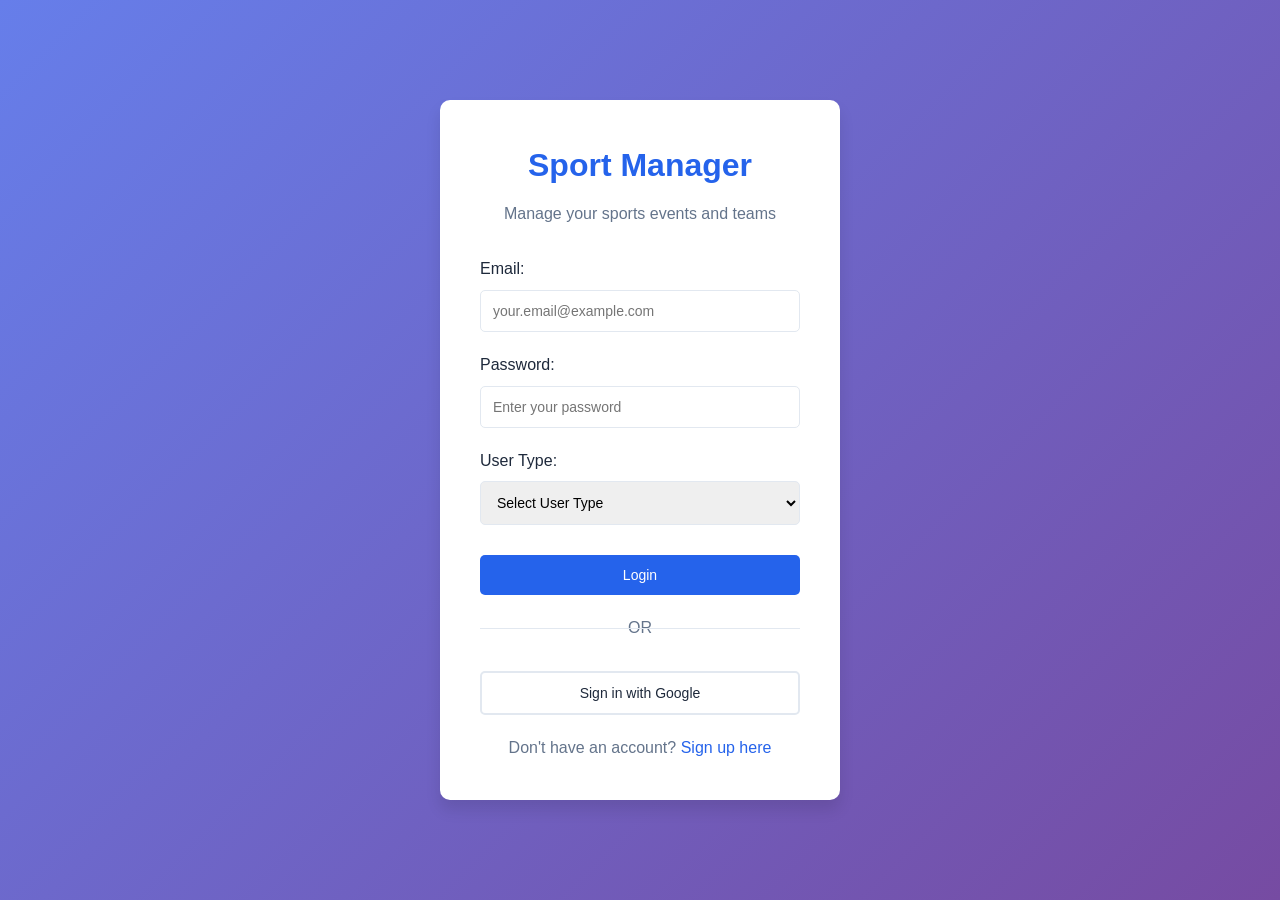
<file: Index.html>
<!DOCTYPE html>
<html lang="en">
<head>
    <meta charset="UTF-8">
    <meta name="viewport" content="width=device-width, initial-scale=1.0">
    <title>Sport Manager - Login</title>
    <link rel="stylesheet" href="css/styles.css">
</head>
<body>
    <div class="login-container">
        <div class="login-box">
            <h1>Sport Manager</h1>
            <p class="subtitle">Manage your sports events and teams</p>
            
            <form id="loginForm">
                <div class="form-group">
                    <label for="email">Email:</label>
                    <input type="email" id="email" name="email" required placeholder="your.email@example.com">
                </div>

                <div class="form-group">
                    <label for="password">Password:</label>
                    <input type="password" id="password" name="password" required placeholder="Enter your password">
                </div>

                <div class="form-group">
                    <label for="userType">User Type:</label>
                    <select id="userType" name="userType" required>
                        <option value="">Select User Type</option>
                        <option value="manager">Team Manager</option>
                        <option value="umpire">Umpire</option>
                        <option value="admin">Admin</option>
                    </select>
                </div>

                <button type="submit" class="btn-login">Login</button>
            </form>

            <div class="auth-divider">OR</div>

            <button id="googleLoginBtn" class="btn-google">
                <span>Sign in with Google</span>
            </button>

            <p class="signup-link">Don't have an account? <a href="#" onclick="toggleSignup()">Sign up here</a></p>
        </div>

        <!-- Signup Form -->
        <div class="signup-box" id="signupBox" style="display: none;">
            <h2>Create Account</h2>
            <form id="signupForm">
                <div class="form-group">
                    <label for="signupName">Full Name:</label>
                    <input type="text" id="signupName" name="name" required placeholder="Your full name">
                </div>

                <div class="form-group">
                    <label for="signupEmail">Email:</label>
                    <input type="email" id="signupEmail" name="email" required placeholder="your.email@example.com">
                </div>

                <div class="form-group">
                    <label for="signupPassword">Password:</label>
                    <input type="password" id="signupPassword" name="password" required placeholder="Create a password">
                </div>

                <div class="form-group">
                    <label for="signupUserType">User Type:</label>
                    <select id="signupUserType" name="userType" required>
                        <option value="">Select User Type</option>
                        <option value="manager">Team Manager</option>
                        <option value="umpire">Umpire</option>
                    </select>
                </div>

                <button type="submit" class="btn-login">Create Account</button>
                <button type="button" class="btn-secondary" onclick="toggleSignup()">Back to Login</button>
            </form>
        </div>
    </div>

    <script src="https://accounts.google.com/gsi/client" async defer></script>
    <script src="config.js"></script>
    <script src="js/utils.js"></script>
    <script src="js/google-sheets-api.js"></script>
    <script src="js/auth.js"></script>
</body>
</html>
</file>
<file: css/styles.css>
/* Global Styles */
:root {
    --primary-color: #2563eb;
    --secondary-color: #64748b;
    --success-color: #10b981;
    --danger-color: #ef4444;
    --warning-color: #f59e0b;
    --light-bg: #f8fafc;
    --dark-bg: #1e293b;
    --border-color: #e2e8f0;
    --text-dark: #1e293b;
    --text-light: #64748b;
    --shadow: 0 1px 3px rgba(0, 0, 0, 0.1);
    --shadow-lg: 0 10px 15px rgba(0, 0, 0, 0.1);
}

* {
    margin: 0;
    padding: 0;
    box-sizing: border-box;
}

body {
    font-family: -apple-system, BlinkMacSystemFont, 'Segoe UI', Roboto, 'Helvetica Neue', Arial, sans-serif;
    background-color: var(--light-bg);
    color: var(--text-dark);
    line-height: 1.6;
}

/* Login Page Styles */
.login-container {
    display: flex;
    justify-content: center;
    align-items: center;
    min-height: 100vh;
    background: linear-gradient(135deg, #667eea 0%, #764ba2 100%);
    padding: 20px;
}

.login-box, .signup-box {
    background: white;
    padding: 40px;
    border-radius: 10px;
    box-shadow: var(--shadow-lg);
    width: 100%;
    max-width: 400px;
}

.login-box h1 {
    color: var(--primary-color);
    margin-bottom: 10px;
    text-align: center;
}

.subtitle {
    text-align: center;
    color: var(--text-light);
    margin-bottom: 30px;
}

.form-group {
    margin-bottom: 20px;
}

.form-group label {
    display: block;
    margin-bottom: 8px;
    font-weight: 500;
    color: var(--text-dark);
}

.form-group input,
.form-group select,
.form-group textarea {
    width: 100%;
    padding: 12px;
    border: 1px solid var(--border-color);
    border-radius: 5px;
    font-size: 14px;
    font-family: inherit;
    transition: border-color 0.3s;
}

.form-group input:focus,
.form-group select:focus,
.form-group textarea:focus {
    outline: none;
    border-color: var(--primary-color);
    box-shadow: 0 0 0 3px rgba(37, 99, 235, 0.1);
}

.form-row {
    display: grid;
    grid-template-columns: 1fr 1fr;
    gap: 15px;
}

/* Buttons */
.btn-login, .btn-primary, .btn-secondary, .btn-danger, .btn-google, .btn-link {
    padding: 12px 24px;
    border: none;
    border-radius: 5px;
    font-size: 14px;
    font-weight: 500;
    cursor: pointer;
    transition: all 0.3s;
    display: inline-block;
    text-decoration: none;
    text-align: center;
}

.btn-login, .btn-primary {
    background-color: var(--primary-color);
    color: white;
    width: 100%;
    margin-top: 10px;
}

.btn-login:hover, .btn-primary:hover {
    background-color: #1d4ed8;
    transform: translateY(-2px);
    box-shadow: var(--shadow-lg);
}

.btn-secondary {
    background-color: var(--secondary-color);
    color: white;
    margin-right: 10px;
}

.btn-secondary:hover {
    background-color: #475569;
}

.btn-danger {
    background-color: var(--danger-color);
    color: white;
}

.btn-danger:hover {
    background-color: #dc2626;
}

.btn-google {
    background-color: white;
    color: var(--text-dark);
    border: 2px solid var(--border-color);
    width: 100%;
    margin-top: 10px;
    display: flex;
    align-items: center;
    justify-content: center;
    gap: 10px;
}

.btn-google:hover {
    background-color: var(--light-bg);
    border-color: var(--primary-color);
}

.btn-link {
    background: none;
    color: var(--primary-color);
    padding: 0;
    text-decoration: underline;
}

.btn-link:hover {
    color: #1d4ed8;
}

.auth-divider {
    text-align: center;
    margin: 20px 0;
    color: var(--text-light);
    position: relative;
}

.auth-divider::before {
    content: '';
    position: absolute;
    top: 50%;
    left: 0;
    right: 0;
    height: 1px;
    background-color: var(--border-color);
}

.auth-divider {
    background: white;
    display: inline-block;
    width: 100%;
}

.signup-link {
    text-align: center;
    margin-top: 20px;
    color: var(--text-light);
}

.signup-link a {
    color: var(--primary-color);
    text-decoration: none;
    font-weight: 500;
}

.signup-link a:hover {
    text-decoration: underline;
}

/* Dashboard Container */
.dashboard-container {
    display: flex;
    min-height: 100vh;
}

/* Sidebar */
.sidebar {
    width: 250px;
    background-color: var(--dark-bg);
    color: white;
    padding: 20px;
    position: fixed;
    height: 100vh;
    overflow-y: auto;
    box-shadow: var(--shadow);
}

.sidebar-header {
    display: flex;
    justify-content: space-between;
    align-items: center;
    margin-bottom: 30px;
}

.sidebar-header h2 {
    font-size: 20px;
    color: var(--primary-color);
}

.btn-menu-toggle {
    display: none;
    background: none;
    border: none;
    color: white;
    font-size: 20px;
    cursor: pointer;
}

.sidebar-nav ul {
    list-style: none;
}

.sidebar-nav li {
    margin-bottom: 10px;
}

.sidebar-nav a {
    display: block;
    padding: 12px 15px;
    color: #cbd5e1;
    text-decoration: none;
    border-radius: 5px;
    transition: all 0.3s;
}

.sidebar-nav a:hover, .sidebar-nav a.active {
    background-color: rgba(37, 99, 235, 0.2);
    color: var(--primary-color);
}

.sidebar-footer {
    margin-top: auto;
}

.btn-logout {
    width: 100%;
    padding: 10px;
    background-color: var(--danger-color);
    color: white;
    border: none;
    border-radius: 5px;
    cursor: pointer;
    transition: all 0.3s;
}

.btn-logout:hover {
    background-color: #dc2626;
}

/* Main Content */
.main-content {
    flex: 1;
    margin-left: 250px;
    padding: 30px;
}

.top-bar {
    display: flex;
    justify-content: space-between;
    align-items: center;
    margin-bottom: 30px;
    background-color: white;
    padding: 20px;
    border-radius: 10px;
    box-shadow: var(--shadow);
}

.top-bar h1 {
    margin: 0;
    color: var(--text-dark);
}

.user-info {
    display: flex;
    align-items: center;
    gap: 15px;
}

.avatar {
    width: 40px;
    height: 40px;
    border-radius: 50%;
    background-color: var(--border-color);
}

/* Content Wrapper */
.content-wrapper {
    background-color: white;
    padding: 20px;
    border-radius: 10px;
    box-shadow: var(--shadow);
}

.filters {
    display: flex;
    gap: 15px;
    margin-bottom: 20px;
}

.search-input, .filter-select {
    padding: 10px;
    border: 1px solid var(--border-color);
    border-radius: 5px;
    font-size: 14px;
}

.search-input {
    flex: 1;
}

.filter-select {
    min-width: 150px;
}

/* Grid Views */
.matches-grid, .sports-grid, .teams-grid, .umpires-grid {
    display: grid;
    grid-template-columns: repeat(auto-fill, minmax(300px, 1fr));
    gap: 20px;
    margin-top: 20px;
}

.card {
    background: white;
    padding: 20px;
    border-radius: 8px;
    border: 1px solid var(--border-color);
    transition: all 0.3s;
    cursor: pointer;
}

.card:hover {
    box-shadow: var(--shadow-lg);
    transform: translateY(-2px);
}

.card h3 {
    margin-bottom: 10px;
    color: var(--text-dark);
}

.card p {
    color: var(--text-light);
    font-size: 14px;
    margin-bottom: 5px;
}

.card-footer {
    display: flex;
    justify-content: space-between;
    margin-top: 15px;
    gap: 10px;
}

/* Modal Styles */
.modal {
    display: none;
    position: fixed;
    z-index: 1000;
    left: 0;
    top: 0;
    width: 100%;
    height: 100%;
    background-color: rgba(0, 0, 0, 0.5);
}

.modal.open {
    display: flex;
    align-items: center;
    justify-content: center;
}

.modal-content {
    background-color: white;
    padding: 30px;
    border-radius: 10px;
    width: 90%;
    max-width: 600px;
    max-height: 90vh;
    overflow-y: auto;
    position: relative;
}

.modal-content.large {
    max-width: 800px;
}

.close {
    position: absolute;
    right: 20px;
    top: 20px;
    font-size: 28px;
    font-weight: bold;
    color: var(--text-light);
    cursor: pointer;
}

.close:hover {
    color: var(--text-dark);
}

/* Loading State */
.loading {
    text-align: center;
    padding: 40px;
    color: var(--text-light);
}

/* Responsive Design */
@media (max-width: 768px) {
    .sidebar {
        width: 100%;
        height: auto;
        position: relative;
        padding: 15px;
    }

    .btn-menu-toggle {
        display: block;
    }

    .main-content {
        margin-left: 0;
        padding: 15px;
    }

    .top-bar {
        flex-direction: column;
        gap: 15px;
    }

    .form-row {
        grid-template-columns: 1fr;
    }

    .matches-grid, .sports-grid, .teams-grid, .umpires-grid {
        grid-template-columns: 1fr;
    }

    .sidebar-nav ul {
        display: flex;
        flex-wrap: wrap;
        gap: 10px;
    }

    .sidebar-nav li {
        margin-bottom: 0;
        flex: 1;
        min-width: 150px;
    }
}

/* Utility Classes */
.text-center {
    text-align: center;
}

.mt-20 {
    margin-top: 20px;
}

.mb-20 {
    margin-bottom: 20px;
}

.gap-10 {
    gap: 10px;
}

.gap-20 {
    gap: 20px;
}

/* Checkbox Group */
.checkbox-group {
    display: flex;
    flex-direction: column;
    gap: 10px;
}

.checkbox-group label {
    display: flex;
    align-items: center;
    gap: 10px;
    cursor: pointer;
    font-weight: normal;
}

.checkbox-group input[type="checkbox"] {
    width: auto;
    margin: 0;
}
</file>
<file: css/dashboard.css>
/* Dashboard Specific Styles */

.welcome-section {
    background: linear-gradient(135deg, #667eea 0%, #764ba2 100%);
    color: white;
    padding: 30px;
    border-radius: 10px;
    margin-bottom: 30px;
}

.welcome-section h2 {
    margin: 0;
    font-size: 28px;
}

.welcome-section p {
    margin: 10px 0 0 0;
    opacity: 0.9;
}

.section-header {
    display: flex;
    justify-content: space-between;
    align-items: center;
    margin-bottom: 20px;
    border-bottom: 2px solid #e2e8f0;
    padding-bottom: 15px;
}

.section-header h3 {
    margin: 0;
    color: var(--text-dark);
}

.upcoming-matches-section {
    background-color: white;
    padding: 25px;
    border-radius: 10px;
    margin-bottom: 30px;
    box-shadow: var(--shadow);
}

.matches-grid {
    display: grid;
    grid-template-columns: repeat(auto-fill, minmax(280px, 1fr));
    gap: 20px;
}

.match-card {
    background-color: white;
    border: 1px solid #e2e8f0;
    border-radius: 8px;
    padding: 15px;
    transition: all 0.3s;
}

.match-card:hover {
    box-shadow: var(--shadow-lg);
    transform: translateY(-2px);
}

.match-header {
    display: flex;
    justify-content: space-between;
    align-items: start;
    margin-bottom: 15px;
}

.match-sport {
    background-color: #e0f2fe;
    color: #0369a1;
    padding: 4px 10px;
    border-radius: 20px;
    font-size: 12px;
    font-weight: 500;
}

.match-status {
    padding: 4px 10px;
    border-radius: 20px;
    font-size: 12px;
    font-weight: 500;
}

.status-upcoming {
    background-color: #ecfdf5;
    color: #047857;
}

.status-completed {
    background-color: #f3f4f6;
    color: #6b7280;
}

.match-teams {
    margin: 15px 0;
}

.team-row {
    display: flex;
    justify-content: space-between;
    align-items: center;
    padding: 10px 0;
    border-bottom: 1px solid #e2e8f0;
}

.team-row:last-child {
    border-bottom: none;
}

.team-name {
    font-weight: 500;
    color: var(--text-dark);
}

.team-badge {
    background-color: #f3f4f6;
    padding: 2px 8px;
    border-radius: 4px;
    font-size: 12px;
    color: var(--text-light);
}

.score {
    font-size: 18px;
    font-weight: 700;
    color: var(--primary-color);
}

.match-details {
    font-size: 13px;
    color: var(--text-light);
    margin: 10px 0;
}

.match-footer {
    display: flex;
    justify-content: space-between;
    margin-top: 15px;
}

.btn-view-match {
    background-color: var(--primary-color);
    color: white;
    padding: 8px 15px;
    border: none;
    border-radius: 5px;
    font-size: 13px;
    cursor: pointer;
    transition: all 0.3s;
}

.btn-view-match:hover {
    background-color: #1d4ed8;
}

/* Manager Stats Section */
.manager-stats-section {
    background-color: white;
    padding: 25px;
    border-radius: 10px;
    margin-bottom: 30px;
    box-shadow: var(--shadow);
}

.stats-grid {
    display: grid;
    grid-template-columns: repeat(auto-fit, minmax(150px, 1fr));
    gap: 20px;
    margin-top: 20px;
}

.stat-card {
    background: linear-gradient(135deg, #667eea 0%, #764ba2 100%);
    padding: 20px;
    border-radius: 8px;
    color: white;
    text-align: center;
}

.stat-number {
    font-size: 32px;
    font-weight: 700;
    margin-bottom: 10px;
}

.stat-label {
    font-size: 14px;
    opacity: 0.9;
    margin: 0;
}

/* Recent Activity Section */
.recent-activity-section {
    background-color: white;
    padding: 25px;
    border-radius: 10px;
    box-shadow: var(--shadow);
}

.activity-list {
    margin-top: 20px;
}

.activity-item {
    display: flex;
    gap: 15px;
    padding: 15px;
    border-left: 3px solid var(--primary-color);
    margin-bottom: 15px;
    background-color: #f8fafc;
    border-radius: 5px;
}

.activity-icon {
    width: 40px;
    height: 40px;
    border-radius: 50%;
    background-color: var(--primary-color);
    color: white;
    display: flex;
    align-items: center;
    justify-content: center;
    font-weight: bold;
    flex-shrink: 0;
}

.activity-content h4 {
    margin: 0 0 5px 0;
    color: var(--text-dark);
    font-size: 14px;
    font-weight: 600;
}

.activity-content p {
    margin: 0;
    font-size: 13px;
    color: var(--text-light);
}

.activity-time {
    font-size: 12px;
    color: var(--text-light);
}

/* Dashboard Content */
.dashboard-content {
    padding: 20px;
}

/* Admin Section */
.admin-section {
    background-color: white;
    padding: 25px;
    border-radius: 10px;
    margin-bottom: 30px;
    box-shadow: var(--shadow);
}

.admin-content {
    display: grid;
    grid-template-columns: repeat(auto-fit, minmax(400px, 1fr));
    gap: 30px;
    margin-top: 20px;
}

.admin-container {
    background-color: #f8fafc;
    padding: 20px;
    border-radius: 8px;
    border: 1px solid #e2e8f0;
}

.admin-sheet-view h3 {
    margin-top: 0;
    color: var(--text-dark);
    font-size: 16px;
    padding-bottom: 15px;
    border-bottom: 2px solid #e2e8f0;
}

.admin-sheet-list {
    max-height: 400px;
    overflow-y: auto;
}

.admin-sheet-row {
    display: flex;
    flex-direction: column;
    gap: 8px;
    padding: 15px;
    background-color: white;
    border: 1px solid #e2e8f0;
    border-radius: 6px;
    margin-bottom: 10px;
    font-size: 13px;
}

.admin-sheet-row strong {
    color: var(--primary-color);
    font-size: 14px;
}

.admin-sheet-row span {
    color: var(--text-light);
    display: flex;
    justify-content: space-between;
}

.admin-sheet-test-section {
    margin-top: 30px;
    background-color: #f8fafc;
    padding: 20px;
    border: 1px solid #e2e8f0;
    border-radius: 8px;
}

.admin-sheet-test-section h3 {
    margin-top: 0;
    margin-bottom: 15px;
    font-size: 18px;
}

.admin-test-actions {
    display: flex;
    flex-wrap: wrap;
    gap: 10px;
    margin-bottom: 20px;
}

.sheet-test-output {
    white-space: pre-wrap;
    background-color: white;
    border: 1px solid #e2e8f0;
    border-radius: 8px;
    padding: 15px;
    min-height: 120px;
    color: var(--text-dark);
    font-size: 13px;
}

/* Responsive */
@media (max-width: 768px) {
    .section-header {
        flex-direction: column;
        gap: 15px;
        text-align: left;
    }

    .section-header h3 {
        width: 100%;
    }

    .matches-grid {
        grid-template-columns: 1fr;
    }

    .stats-grid {
        grid-template-columns: repeat(auto-fit, minmax(120px, 1fr));
    }

    .stat-number {
        font-size: 24px;
    }

    .admin-content {
        grid-template-columns: 1fr;
    }
}
</file>
<file: css/create-match.css>
/* Create Match Page Styles */

.create-match-container {
    display: grid;
    grid-template-columns: 1fr 1fr;
    gap: 30px;
    padding: 20px;
    max-width: 1400px;
    margin: 0 auto;
}

.form-section {
    background-color: white;
    padding: 25px;
    border-radius: 10px;
    box-shadow: var(--shadow);
}

.form-section h2 {
    margin-top: 0;
    color: var(--text-dark);
    border-bottom: 2px solid #e2e8f0;
    padding-bottom: 15px;
}

.form-row {
    display: grid;
    grid-template-columns: 1fr 1fr;
    gap: 20px;
    margin-bottom: 20px;
}

.form-group {
    display: flex;
    flex-direction: column;
}

.form-group label {
    font-weight: 500;
    margin-bottom: 8px;
    color: var(--text-dark);
}

.form-group input,
.form-group select {
    padding: 10px;
    border: 1px solid #e2e8f0;
    border-radius: 5px;
    font-size: 14px;
    font-family: inherit;
}

.form-group input:focus,
.form-group select:focus {
    outline: none;
    border-color: var(--primary-color);
    box-shadow: 0 0 0 3px rgba(37, 99, 235, 0.1);
}

.form-actions {
    display: flex;
    gap: 10px;
    margin-top: 30px;
    border-top: 2px solid #e2e8f0;
    padding-top: 20px;
}

.form-actions button {
    flex: 1;
}

/* Umpires Section */
.umpires-section {
    background-color: white;
    padding: 25px;
    border-radius: 10px;
    box-shadow: var(--shadow);
    display: flex;
    flex-direction: column;
}

.umpires-section h2 {
    margin-top: 0;
    color: var(--text-dark);
    border-bottom: 2px solid #e2e8f0;
    padding-bottom: 15px;
    margin-bottom: 20px;
}

.umpires-filter {
    display: flex;
    gap: 10px;
    margin-bottom: 20px;
}

.search-input {
    flex: 1;
    padding: 10px;
    border: 1px solid #e2e8f0;
    border-radius: 5px;
    font-size: 14px;
}

.search-input:focus {
    outline: none;
    border-color: var(--primary-color);
    box-shadow: 0 0 0 3px rgba(37, 99, 235, 0.1);
}

.filter-select {
    padding: 10px;
    border: 1px solid #e2e8f0;
    border-radius: 5px;
    font-size: 14px;
    min-width: 150px;
}

.filter-select:focus {
    outline: none;
    border-color: var(--primary-color);
}

/* Umpires List */
.umpires-list {
    flex: 1;
    overflow-y: auto;
    border: 1px solid #e2e8f0;
    border-radius: 8px;
    max-height: 400px;
    margin-bottom: 20px;
}

.umpire-item {
    display: flex;
    gap: 15px;
    padding: 15px;
    border-bottom: 1px solid #f0f0f0;
    transition: background-color 0.2s;
}

.umpire-item:last-child {
    border-bottom: none;
}

.umpire-item:hover {
    background-color: #f8fafc;
}

.umpire-checkbox {
    display: flex;
    align-items: flex-start;
    padding-top: 5px;
}

.umpire-checkbox input[type="checkbox"] {
    width: 20px;
    height: 20px;
    cursor: pointer;
    accent-color: var(--primary-color);
}

.umpire-info {
    flex: 1;
    min-width: 0;
}

.umpire-header {
    display: flex;
    align-items: center;
    gap: 10px;
    margin-bottom: 8px;
}

.umpire-name {
    font-weight: 600;
    color: var(--text-dark);
    cursor: pointer;
    flex: 1;
}

.umpire-badge {
    padding: 4px 10px;
    border-radius: 20px;
    font-size: 12px;
    font-weight: 500;
    white-space: nowrap;
}

.umpire-badge.professional {
    background-color: #fef3c7;
    color: #92400e;
}

.umpire-badge.advanced {
    background-color: #dbeafe;
    color: #0c4a6e;
}

.umpire-badge.beginner {
    background-color: #dcfce7;
    color: #15803d;
}

.umpire-details {
    display: flex;
    gap: 15px;
    font-size: 13px;
    color: var(--text-light);
    margin-bottom: 8px;
    flex-wrap: wrap;
}

.umpire-sports {
    font-size: 13px;
    color: var(--text-dark);
}

.umpire-sports strong {
    color: var(--text-dark);
}

.no-results {
    padding: 40px 20px;
    text-align: center;
    color: var(--text-light);
}

/* Selected Umpires Summary */
.selected-umpires-summary {
    border-top: 2px solid #e2e8f0;
    padding-top: 20px;
}

.selected-umpires-summary h4 {
    margin-top: 0;
    color: var(--text-dark);
}

.selected-list {
    display: flex;
    flex-direction: column;
    gap: 8px;
}

.selected-item {
    display: flex;
    justify-content: space-between;
    align-items: center;
    padding: 10px;
    background-color: #eff6ff;
    border: 1px solid #bfdbfe;
    border-radius: 5px;
    font-size: 14px;
}

.selected-item span {
    color: var(--text-dark);
}

.selected-item small {
    color: var(--text-light);
}

.btn-remove {
    background-color: #ef4444;
    color: white;
    border: none;
    border-radius: 4px;
    width: 24px;
    height: 24px;
    padding: 0;
    cursor: pointer;
    display: flex;
    align-items: center;
    justify-content: center;
    font-size: 16px;
    transition: background-color 0.2s;
}

.btn-remove:hover {
    background-color: #dc2626;
}

.no-selection {
    color: var(--text-light);
    font-style: italic;
    margin: 0;
    padding: 10px 0;
}

/* Responsive */
@media (max-width: 1024px) {
    .create-match-container {
        grid-template-columns: 1fr;
    }

    .form-row {
        grid-template-columns: 1fr;
    }

    .umpires-list {
        max-height: 300px;
    }
}

@media (max-width: 768px) {
    .create-match-container {
        padding: 15px;
        gap: 20px;
    }

    .form-section,
    .umpires-section {
        padding: 15px;
    }

    .umpires-filter {
        flex-direction: column;
    }

    .filter-select {
        min-width: auto;
    }

    .umpire-details {
        flex-direction: column;
        gap: 4px;
    }

    .selected-item {
        flex-direction: column;
        gap: 8px;
        align-items: flex-start;
    }

    .btn-remove {
        align-self: flex-end;
    }
}
</file>
<file: css/matches.css>
/* Matches Page Styles */

.matches-container {
    background-color: white;
    padding: 25px;
    border-radius: 10px;
    box-shadow: var(--shadow);
}

.view-toggle {
    display: flex;
    gap: 10px;
    margin-bottom: 25px;
    border-bottom: 2px solid #e2e8f0;
    padding-bottom: 15px;
}

.toggle-btn {
    background: none;
    border: none;
    padding: 10px 15px;
    font-size: 15px;
    cursor: pointer;
    color: var(--text-light);
    font-weight: 500;
    transition: all 0.3s;
    border-bottom: 3px solid transparent;
}

.toggle-btn.active {
    color: var(--primary-color);
    border-bottom-color: var(--primary-color);
}

.toggle-btn:hover {
    color: var(--text-dark);
}

/* Calendar View */
.calendar-view {
    background-color: white;
}

.calendar-header {
    display: flex;
    justify-content: space-between;
    align-items: center;
    margin-bottom: 25px;
    padding: 15px;
    background-color: #f8fafc;
    border-radius: 8px;
}

.calendar-header button {
    background-color: var(--primary-color);
    color: white;
    border: none;
    padding: 8px 15px;
    border-radius: 5px;
    cursor: pointer;
    font-size: 16px;
    transition: all 0.3s;
}

.calendar-header button:hover {
    background-color: #1d4ed8;
}

.calendar-header h2 {
    margin: 0;
    color: var(--text-dark);
    font-size: 20px;
}

.calendar-weekdays {
    display: grid;
    grid-template-columns: repeat(7, 1fr);
    gap: 10px;
    margin-bottom: 10px;
    font-weight: 600;
    color: var(--text-light);
}

.calendar-weekdays div {
    text-align: center;
    padding: 10px;
}

.calendar-days {
    display: grid;
    grid-template-columns: repeat(7, 1fr);
    gap: 10px;
}

.calendar-day {
    aspect-ratio: 1;
    border: 1px solid #e2e8f0;
    border-radius: 8px;
    padding: 10px;
    display: flex;
    flex-direction: column;
    cursor: pointer;
    transition: all 0.3s;
    background-color: white;
}

.calendar-day:hover {
    border-color: var(--primary-color);
    box-shadow: var(--shadow);
}

.calendar-day.other-month {
    background-color: #f8fafc;
    color: var(--text-light);
}

.calendar-day.today {
    background-color: #e0f2fe;
    border-color: #0369a1;
}

.calendar-day-number {
    font-weight: 600;
    margin-bottom: 5px;
    color: var(--text-dark);
}

.calendar-day-matches {
    font-size: 11px;
    color: var(--text-light);
}

.calendar-day-match {
    background-color: #dbeafe;
    color: #0369a1;
    padding: 2px 4px;
    border-radius: 3px;
    margin-top: 2px;
    overflow: hidden;
    text-overflow: ellipsis;
    white-space: nowrap;
}

/* List View */
.list-view {
    padding: 20px 0;
}

.list-view .filters {
    display: flex;
    gap: 15px;
    margin-bottom: 20px;
    flex-wrap: wrap;
}

.matches-list {
    display: flex;
    flex-direction: column;
    gap: 15px;
}

.match-list-item {
    display: grid;
    grid-template-columns: 1fr auto auto;
    gap: 20px;
    align-items: center;
    padding: 20px;
    border: 1px solid #e2e8f0;
    border-radius: 8px;
    background-color: white;
    transition: all 0.3s;
    cursor: pointer;
}

.match-list-item:hover {
    box-shadow: var(--shadow-lg);
    transform: translateX(5px);
}

.match-list-info {
    flex: 1;
}

.match-list-title {
    display: flex;
    align-items: center;
    gap: 10px;
    margin-bottom: 10px;
}

.match-list-title strong {
    color: var(--text-dark);
    font-size: 16px;
}

.sport-badge {
    background-color: #e0e7ff;
    color: #4f46e5;
    padding: 4px 10px;
    border-radius: 20px;
    font-size: 12px;
    font-weight: 500;
}

.match-list-meta {
    display: flex;
    gap: 20px;
    font-size: 13px;
    color: var(--text-light);
}

.match-list-meta span {
    display: flex;
    align-items: center;
    gap: 5px;
}

.match-score {
    text-align: center;
    padding: 20px;
    border-left: 1px solid #e2e8f0;
    border-right: 1px solid #e2e8f0;
}

.score-display {
    font-size: 28px;
    font-weight: 700;
    color: var(--primary-color);
}

.score-text {
    font-size: 12px;
    color: var(--text-light);
    margin-top: 5px;
}

.match-actions {
    display: flex;
    gap: 10px;
}

.match-actions button {
    padding: 8px 15px;
    border: none;
    border-radius: 5px;
    font-size: 13px;
    cursor: pointer;
    transition: all 0.3s;
}

.btn-view {
    background-color: var(--primary-color);
    color: white;
}

.btn-view:hover {
    background-color: #1d4ed8;
}

.btn-edit {
    background-color: #f59e0b;
    color: white;
}

.btn-edit:hover {
    background-color: #d97706;
}

/* Match Details Modal */
.match-details-content {
    padding: 20px 0;
}

.match-details-header {
    display: flex;
    justify-content: space-between;
    align-items: start;
    margin-bottom: 25px;
    border-bottom: 2px solid #e2e8f0;
    padding-bottom: 15px;
}

.teams-score {
    display: flex;
    justify-content: space-between;
    align-items: center;
    gap: 30px;
    margin: 20px 0;
    padding: 20px;
    background-color: #f8fafc;
    border-radius: 8px;
}

.team-info {
    flex: 1;
    text-align: center;
}

.team-info h3 {
    margin: 0 0 10px 0;
    color: var(--text-dark);
}

.team-info .score {
    font-size: 32px;
    font-weight: 700;
    color: var(--primary-color);
}

.vs-text {
    font-weight: 600;
    color: var(--text-light);
    align-self: center;
    padding: 0 20px;
}

.match-info-section {
    margin: 20px 0;
    padding: 15px;
    background-color: #f8fafc;
    border-radius: 8px;
}

.match-info-section h4 {
    color: var(--text-dark);
    margin: 0 0 10px 0;
    font-size: 14px;
    font-weight: 600;
}

.match-info-row {
    display: flex;
    justify-content: space-between;
    padding: 8px 0;
    font-size: 14px;
    color: var(--text-light);
}

.match-info-label {
    font-weight: 500;
    color: var(--text-dark);
}

/* Umpires Section */
.umpires-section {
    margin-top: 25px;
    padding: 20px;
    background-color: #f0fdf4;
    border: 1px solid #10b981;
    border-radius: 8px;
}

.umpires-list {
    display: grid;
    grid-template-columns: repeat(auto-fit, minmax(200px, 1fr));
    gap: 15px;
    margin-top: 15px;
}

.umpire-item {
    background-color: white;
    padding: 15px;
    border-radius: 6px;
    border: 1px solid #10b981;
}

.umpire-name {
    font-weight: 600;
    color: var(--text-dark);
    margin-bottom: 5px;
}

.umpire-role {
    font-size: 12px;
    color: var(--text-light);
    margin-bottom: 8px;
}

.no-umpires-message {
    padding: 20px;
    text-align: center;
    color: var(--text-light);
}

.btn-assign-umpires {
    background-color: #10b981;
    color: white;
    padding: 10px 20px;
    border: none;
    border-radius: 5px;
    cursor: pointer;
    font-size: 14px;
    margin-top: 15px;
    transition: all 0.3s;
}

.btn-assign-umpires:hover {
    background-color: #059669;
}

/* Umpire Filter Modal */
#umpireFilterForm {
    display: flex;
    flex-direction: column;
    gap: 15px;
}

.umpire-selection {
    display: flex;
    flex-direction: column;
    gap: 10px;
}

.assigned-list {
    display: grid;
    grid-template-columns: repeat(auto-fill, minmax(150px, 1fr));
    gap: 10px;
    margin-top: 15px;
}

.assigned-umpire {
    background-color: #ecfdf5;
    border: 1px solid #10b981;
    padding: 10px;
    border-radius: 5px;
    display: flex;
    justify-content: space-between;
    align-items: center;
    font-size: 13px;
}

.assigned-umpire button {
    background: none;
    border: none;
    color: var(--danger-color);
    cursor: pointer;
    font-weight: bold;
}

/* Responsive */
@media (max-width: 1024px) {
    .match-list-item {
        grid-template-columns: 1fr;
        gap: 10px;
    }

    .match-score {
        border-left: none;
        border-right: none;
        border-top: 1px solid #e2e8f0;
        border-bottom: 1px solid #e2e8f0;
    }

    .match-actions {
        justify-content: space-between;
    }
}

@media (max-width: 768px) {
    .calendar-days {
        grid-template-columns: repeat(7, 1fr);
        gap: 5px;
    }

    .calendar-day {
        padding: 5px;
        font-size: 12px;
    }

    .calendar-day-number {
        font-size: 12px;
    }

    .calendar-day-match {
        font-size: 10px;
    }

    .view-toggle {
        flex-wrap: wrap;
    }

    .teams-score {
        flex-direction: column;
        gap: 15px;
    }

    .vs-text {
        padding: 15px 0;
    }
}
</file>
<file: css/umpires.css>
/* Umpires Page Styles */

.umpires-container {
    display: grid;
    grid-template-columns: 250px 1fr;
    gap: 25px;
    padding: 20px;
}

.filters-section {
    background-color: white;
    padding: 20px;
    border-radius: 10px;
    box-shadow: var(--shadow);
    height: fit-content;
    position: sticky;
    top: 20px;
}

.filters-section h3 {
    margin: 0 0 20px 0;
    color: var(--text-dark);
    font-size: 16px;
}

.filter-group {
    margin-bottom: 20px;
    padding-bottom: 20px;
    border-bottom: 1px solid #e2e8f0;
}

.filter-group:last-child {
    border-bottom: none;
}

.filter-group label {
    display: block;
    margin-bottom: 8px;
    font-weight: 500;
    color: var(--text-dark);
    font-size: 14px;
}

.filter-group select,
.filter-group input {
    width: 100%;
    padding: 8px;
    border: 1px solid #e2e8f0;
    border-radius: 5px;
    font-size: 13px;
}

.age-range {
    display: flex;
    gap: 8px;
    align-items: center;
}

.age-range input {
    flex: 1;
    padding: 8px;
}

.age-range span {
    color: var(--text-light);
}

.umpires-list-section {
    background-color: white;
    padding: 20px;
    border-radius: 10px;
    box-shadow: var(--shadow);
}

.search-bar {
    margin-bottom: 20px;
}

.search-bar input {
    width: 100%;
    padding: 12px;
    border: 1px solid #e2e8f0;
    border-radius: 5px;
    font-size: 14px;
}

.umpires-grid {
    display: grid;
    grid-template-columns: repeat(auto-fill, minmax(280px, 1fr));
    gap: 20px;
}

.umpire-card {
    background: white;
    border: 1px solid #e2e8f0;
    border-radius: 8px;
    overflow: hidden;
    transition: all 0.3s;
    display: flex;
    flex-direction: column;
}

.umpire-card:hover {
    box-shadow: var(--shadow-lg);
    transform: translateY(-2px);
    cursor: pointer;
}

.umpire-card-header {
    background: linear-gradient(135deg, #667eea 0%, #764ba2 100%);
    color: white;
    padding: 20px;
    text-align: center;
}

.umpire-avatar {
    width: 60px;
    height: 60px;
    border-radius: 50%;
    background-color: rgba(255, 255, 255, 0.2);
    margin: 0 auto 15px;
    display: flex;
    align-items: center;
    justify-content: center;
    font-size: 24px;
}

.umpire-name {
    font-size: 16px;
    font-weight: 600;
    margin: 0;
}

.umpire-rank {
    font-size: 13px;
    opacity: 0.9;
    margin: 5px 0 0 0;
}

.umpire-card-body {
    padding: 15px;
    flex: 1;
}

.umpire-detail {
    display: flex;
    justify-content: space-between;
    align-items: start;
    margin-bottom: 12px;
    font-size: 13px;
    padding-bottom: 12px;
    border-bottom: 1px solid #e2e8f0;
}

.umpire-detail:last-of-type {
    border-bottom: none;
    margin-bottom: 0;
}

.umpire-detail-label {
    font-weight: 500;
    color: var(--text-dark);
}

.umpire-detail-value {
    color: var(--text-light);
    text-align: right;
    flex: 1;
    margin-left: 10px;
}

.umpire-badge {
    display: inline-block;
    background-color: #e0e7ff;
    color: #4f46e5;
    padding: 3px 8px;
    border-radius: 15px;
    font-size: 11px;
    font-weight: 500;
}

.umpire-badge.professional {
    background-color: #fee2e2;
    color: #dc2626;
}

.umpire-badge.advanced {
    background-color: #fef3c7;
    color: #d97706;
}

.umpire-badge.beginner {
    background-color: #e0e7ff;
    color: #4f46e5;
}

.sports-list {
    display: flex;
    flex-wrap: wrap;
    gap: 5px;
    margin-top: 10px;
}

.sport-chip {
    background-color: #ecfdf5;
    color: #047857;
    padding: 3px 8px;
    border-radius: 4px;
    font-size: 11px;
}

.umpire-card-footer {
    padding: 15px;
    border-top: 1px solid #e2e8f0;
    display: flex;
    gap: 10px;
}

.btn-view-profile {
    flex: 1;
    background-color: var(--primary-color);
    color: white;
    padding: 8px 12px;
    border: none;
    border-radius: 5px;
    font-size: 13px;
    font-weight: 500;
    cursor: pointer;
    transition: all 0.3s;
}

.btn-view-profile:hover {
    background-color: #1d4ed8;
}

.btn-select-umpire {
    flex: 1;
    background-color: #10b981;
    color: white;
    padding: 8px 12px;
    border: none;
    border-radius: 5px;
    font-size: 13px;
    font-weight: 500;
    cursor: pointer;
    transition: all 0.3s;
}

.btn-select-umpire:hover {
    background-color: #059669;
}

.btn-select-umpire.selected {
    background-color: #1e40af;
}

/* Umpire Profile Modal */
.umpire-profile-content {
    padding: 20px 0;
}

.profile-header-section {
    display: flex;
    gap: 20px;
    padding: 20px;
    background-color: #f8fafc;
    border-radius: 8px;
    margin-bottom: 25px;
}

.profile-avatar-large {
    width: 100px;
    height: 100px;
    border-radius: 50%;
    background: linear-gradient(135deg, #667eea 0%, #764ba2 100%);
    display: flex;
    align-items: center;
    justify-content: center;
    font-size: 40px;
    color: white;
    flex-shrink: 0;
}

.profile-info-large {
    flex: 1;
}

.profile-info-large h2 {
    margin: 0 0 5px 0;
    color: var(--text-dark);
    font-size: 24px;
}

.profile-rank {
    display: inline-block;
    margin-bottom: 10px;
}

.profile-meta {
    display: grid;
    grid-template-columns: 1fr 1fr;
    gap: 15px;
    font-size: 14px;
    color: var(--text-light);
}

.profile-section {
    margin-bottom: 25px;
    padding: 15px;
    background-color: #f8fafc;
    border-radius: 8px;
}

.profile-section h3 {
    color: var(--text-dark);
    margin: 0 0 15px 0;
    font-size: 16px;
}

.profile-section-content {
    display: grid;
    grid-template-columns: repeat(auto-fit, minmax(200px, 1fr));
    gap: 15px;
}

.profile-item {
    padding: 12px;
    background-color: white;
    border-radius: 6px;
    border: 1px solid #e2e8f0;
}

.profile-item-label {
    font-weight: 500;
    color: var(--text-dark);
    font-size: 13px;
    margin-bottom: 5px;
}

.profile-item-value {
    color: var(--text-light);
    font-size: 13px;
}

.availability-grid {
    display: grid;
    grid-template-columns: repeat(7, 1fr);
    gap: 8px;
}

.day-badge {
    padding: 8px;
    text-align: center;
    border-radius: 5px;
    font-size: 12px;
    font-weight: 500;
    background-color: white;
    border: 1px solid #e2e8f0;
    color: var(--text-light);
}

.day-badge.available {
    background-color: #ecfdf5;
    color: #047857;
    border-color: #10b981;
}

/* Add/Edit Umpire Modal */
.modal-content form {
    display: flex;
    flex-direction: column;
    gap: 20px;
}

.modal-content h3 {
    color: var(--text-dark);
    margin: 20px 0 15px 0;
    font-size: 16px;
}

/* Responsive */
@media (max-width: 1024px) {
    .umpires-container {
        grid-template-columns: 1fr;
    }

    .filters-section {
        position: static;
    }

    .profile-section-content {
        grid-template-columns: 1fr;
    }
}

@media (max-width: 768px) {
    .umpires-grid {
        grid-template-columns: repeat(auto-fill, minmax(250px, 1fr));
    }

    .profile-header-section {
        flex-direction: column;
        align-items: center;
        text-align: center;
    }

    .profile-meta {
        grid-template-columns: 1fr;
    }

    .availability-grid {
        grid-template-columns: repeat(4, 1fr);
    }

    .umpire-card-footer {
        flex-direction: column;
    }
}
</file>
